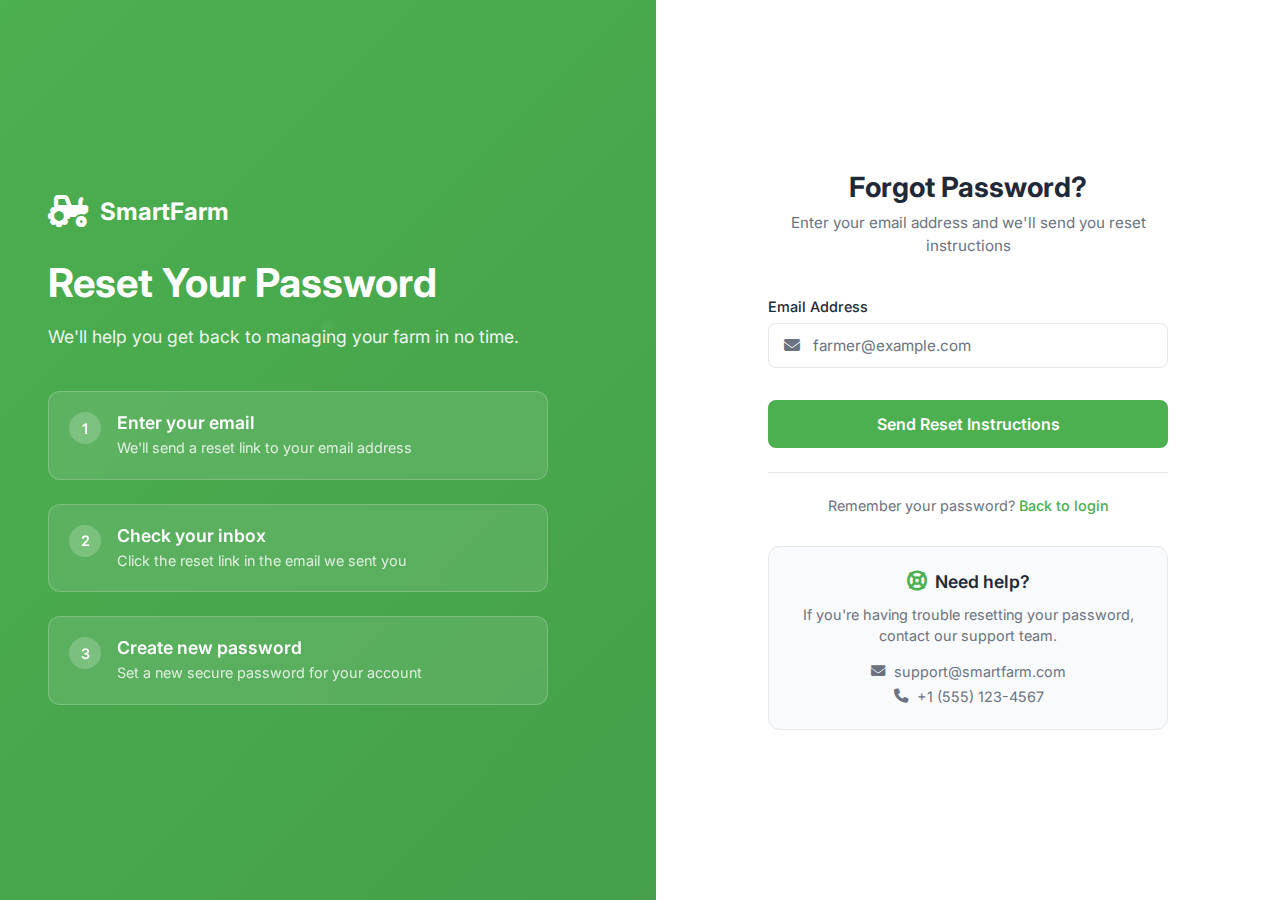
<file: public/forgot-password.html>
<!DOCTYPE html>
<html lang="en">
<head>
    <meta charset="UTF-8">
    <meta name="viewport" content="width=device-width, initial-scale=1.0">
    <title>Forgot Password - Smart Farmer Dashboard</title>
    <link rel="stylesheet" href="/src/css/forgot-password.css">
    <link href="https://fonts.googleapis.com/css2?family=Inter:wght@300;400;500;600;700&display=swap" rel="stylesheet">
    <link rel="stylesheet" href="https://cdnjs.cloudflare.com/ajax/libs/font-awesome/6.4.0/css/all.min.css">
</head>
<body>
    <div class="auth-container">
        <div class="auth-background">
            <div class="background-overlay"></div>
            <div class="background-content">
                <div class="logo">
                    <i class="fas fa-tractor"></i>
                    <span>SmartFarm</span>
                </div>
                <h1>Reset Your Password</h1>
                <p>We'll help you get back to managing your farm in no time.</p>
                <div class="steps">
                    <div class="step">
                        <div class="step-number">1</div>
                        <div class="step-content">
                            <h3>Enter your email</h3>
                            <p>We'll send a reset link to your email address</p>
                        </div>
                    </div>
                    <div class="step">
                        <div class="step-number">2</div>
                        <div class="step-content">
                            <h3>Check your inbox</h3>
                            <p>Click the reset link in the email we sent you</p>
                        </div>
                    </div>
                    <div class="step">
                        <div class="step-number">3</div>
                        <div class="step-content">
                            <h3>Create new password</h3>
                            <p>Set a new secure password for your account</p>
                        </div>
                    </div>
                </div>
            </div>
        </div>

        <div class="auth-form-container">
            <div class="auth-form">
                <div class="form-header">
                    <h2>Forgot Password?</h2>
                    <p>Enter your email address and we'll send you reset instructions</p>
                </div>

                <form id="forgotPasswordForm">
                    <div class="form-group">
                        <label for="email">Email Address</label>
                        <div class="input-group">
                            <i class="fas fa-envelope"></i>
                            <input type="email" id="email" name="email" placeholder="farmer@example.com" required>
                        </div>
                    </div>

                    <button type="submit" class="submit-btn">
                        <span class="btn-text">Send Reset Instructions</span>
                        <div class="btn-loader"></div>
                    </button>

                    <div class="form-footer">
                        <p>Remember your password? <a href="login.html">Back to login</a></p>
                    </div>
                </form>

                <div class="support-info">
                    <div class="support-header">
                        <i class="fas fa-life-ring"></i>
                        <h3>Need help?</h3>
                    </div>
                    <p>If you're having trouble resetting your password, contact our support team.</p>
                    <div class="support-contact">
                        <a href="mailto:support@smartfarm.com">
                            <i class="fas fa-envelope"></i>
                            support@smartfarm.com
                        </a>
                        <a href="tel:+15551234567">
                            <i class="fas fa-phone"></i>
                            +1 (555) 123-4567
                        </a>
                    </div>
                </div>
            </div>
        </div>
    </div>

    <script src="/src/js/forgot-password.js"></script>
    <script src="../src/js/supabase.js"></script>
    <script src="../src/js/utils.js"></script>
    <script src="../src/js/main.js"></script>
</body>
</html>
</file>
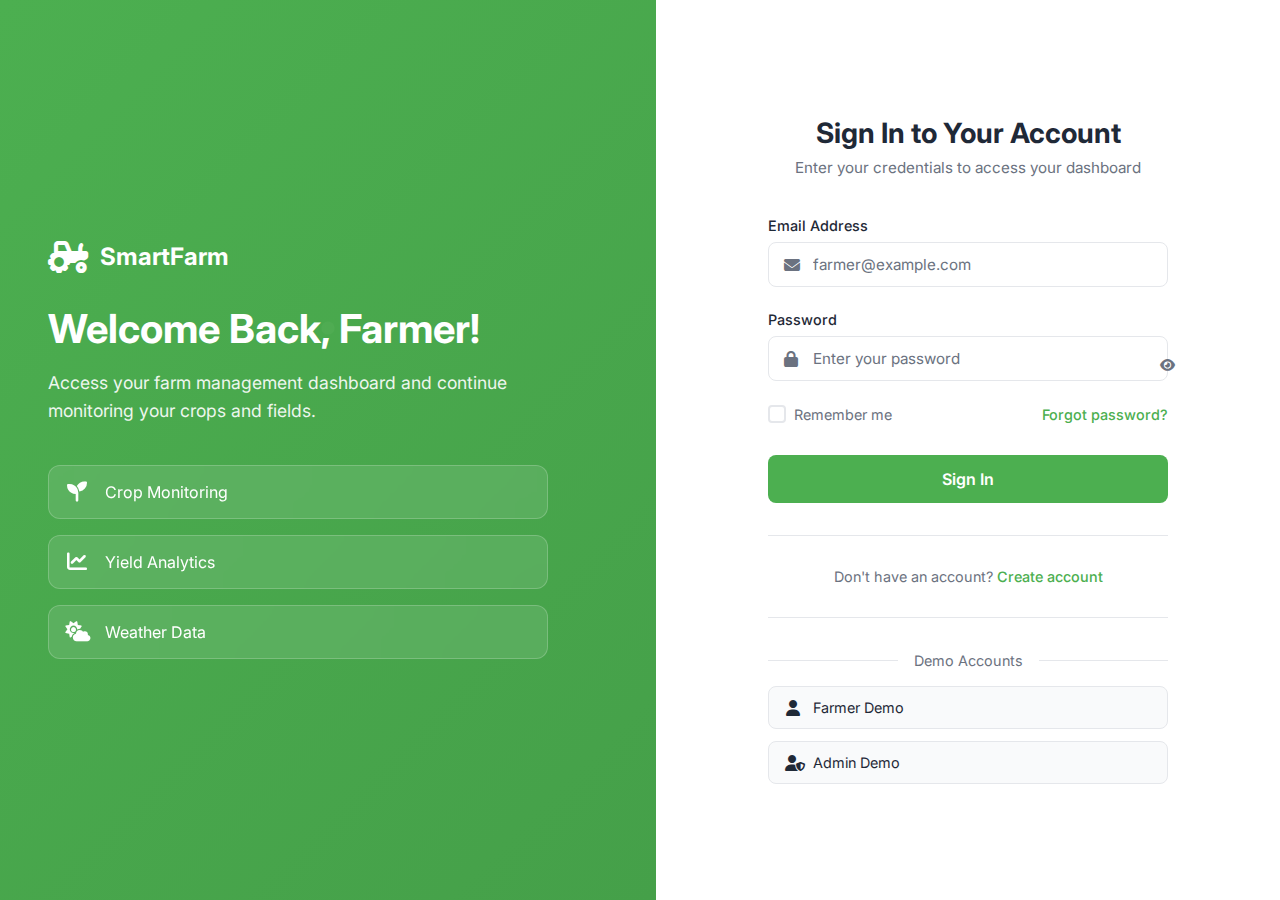
<file: public/login.html>
<!DOCTYPE html>
<html lang="en">
<head>
    <meta charset="UTF-8">
    <meta name="viewport" content="width=device-width, initial-scale=1.0">
    <title>Login - Smart Farmer Dashboard</title>
    <link rel="stylesheet" href="src/css/login.css">
    <link href="https://fonts.googleapis.com/css2?family=Inter:wght@300;400;500;600;700&display=swap" rel="stylesheet">
    <!-- Font Awesome with fallback CDN -->
    <link rel="stylesheet" href="https://cdn.jsdelivr.net/npm/@fortawesome/fontawesome-free@6.4.0/css/all.min.css" 
          onerror="this.onerror=null;this.href='https://use.fontawesome.com/releases/v6.4.0/css/all.css'">
</head>
<body>
    <div class="auth-container">
        <div class="auth-background">
            <div class="background-overlay"></div>
            <div class="background-content">
                <div class="logo">
                    <i class="fas fa-tractor"></i>
                    <span>SmartFarm</span>
                </div>
                <h1>Welcome Back, Farmer!</h1>
                <p>Access your farm management dashboard and continue monitoring your crops and fields.</p>
                <div class="features">
                    <div class="feature">
                        <i class="fas fa-seedling"></i>
                        <span>Crop Monitoring</span>
                    </div>
                    <div class="feature">
                        <i class="fas fa-chart-line"></i>
                        <span>Yield Analytics</span>
                    </div>
                    <div class="feature">
                        <i class="fas fa-cloud-sun"></i>
                        <span>Weather Data</span>
                    </div>
                </div>
            </div>
        </div>

        <div class="auth-form-container">
            <div class="auth-form">
                <div class="form-header">
                    <h2>Sign In to Your Account</h2>
                    <p>Enter your credentials to access your dashboard</p>
                </div>

                <form id="loginForm">
                    <div class="form-group">
                        <label for="email">Email Address</label>
                        <div class="input-group">
                            <i class="fas fa-envelope"></i>
                            <input type="email" id="email" name="email" placeholder="farmer@example.com" required>
                        </div>
                    </div>

                    <div class="form-group">
                        <label for="password">Password</label>
                        <div class="input-group">
                            <i class="fas fa-lock"></i>
                            <input type="password" id="password" name="password" placeholder="Enter your password" required>
                            <button type="button" class="password-toggle" id="passwordToggle" aria-label="Show or hide password">
                                <i class="fas fa-eye"></i>
                            </button>
                        </div>
                    </div>

                    <div class="form-options">
                        <label class="checkbox-container">
                            <input type="checkbox" id="rememberMe">
                            <span class="checkmark"></span>
                            Remember me
                        </label>
                        <a href="forgot-password.html" class="forgot-link">Forgot password?</a>
                    </div>

                    <button type="submit" class="submit-btn">
                        <span class="btn-text">Sign In</span>
                        <div class="btn-loader"></div>
                    </button>

                    <div class="form-footer">
                        <p>Don't have an account? <a href="signup.html">Create account</a></p>
                    </div>
                </form>

                <div class="demo-accounts">
                    <div class="demo-header">
                        <span>Demo Accounts</span>
                    </div>
                    <div class="demo-buttons">
                        <button class="demo-btn" data-email="helehi2643@burangir.com" data-password="12345678">
                            <i class="fas fa-user"></i>
                            Farmer Demo
                        </button>
                        <button class="demo-btn" data-email="admin@demo.com" data-password="admin123">
                            <i class="fas fa-user-shield"></i>
                            Admin Demo
                        </button>
                    </div>
                </div>
            </div>
        </div>
    </div>

    <script src="src/js/api.js"></script>
    <script src="src/js/login.js"></script>
    <script src="src/js/supabase.js"></script>
    <script src="src/js/utils.js"></script>
    <script src="src/js/main.js"></script>
    <script src="src/js/profile-modal.js"></script>
</body>
</html>
</file>
<file: src/css/forgot-password.css>
* {
    margin: 0;
    padding: 0;
    box-sizing: border-box;
    font-family: 'Inter', sans-serif;
}

:root {
    --primary-color: #4CAF50;
    --primary-dark: #45a049;
    --primary-light: #E8F5E8;
    --text-primary: #1F2937;
    --text-secondary: #6B7280;
    --bg-primary: #FFFFFF;
    --bg-secondary: #F9FAFB;
    --border-color: #E5E7EB;
    --error-color: #EF4444;
    --success-color: #10B981;
    --shadow: 0 4px 6px -1px rgba(0, 0, 0, 0.1), 0 2px 4px -1px rgba(0, 0, 0, 0.06);
}

body {
    background-color: var(--bg-secondary);
    color: var(--text-primary);
    min-height: 100vh;
}

.auth-container {
    display: flex;
    min-height: 100vh;
}

/* Background Section */
.auth-background {
    flex: 1;
    background: linear-gradient(135deg, #4CAF50 0%, #45a049 100%);
    color: white;
    padding: 3rem;
    display: flex;
    flex-direction: column;
    justify-content: center;
    position: relative;
    overflow: hidden;
}

.background-overlay {
    position: absolute;
    top: 0;
    left: 0;
    right: 0;
    bottom: 0;
    background: url('data:image/svg+xml,<svg xmlns="http://www.w3.org/2000/svg" viewBox="0 0 100 100"><defs><pattern id="grain" width="100" height="100" patternUnits="userSpaceOnUse"><circle cx="50" cy="50" r="1" fill="white" opacity="0.1"/></pattern></defs><rect width="100" height="100" fill="url(%23grain)"/></svg>');
    opacity: 0.3;
}

.background-content {
    position: relative;
    z-index: 2;
    max-width: 500px;
}

.logo {
    display: flex;
    align-items: center;
    gap: 0.75rem;
    font-size: 1.5rem;
    font-weight: 700;
    margin-bottom: 2rem;
}

.logo i {
    font-size: 2rem;
}

.auth-background h1 {
    font-size: 2.5rem;
    font-weight: 700;
    margin-bottom: 1rem;
    line-height: 1.2;
}

.auth-background p {
    font-size: 1.1rem;
    opacity: 0.9;
    margin-bottom: 2.5rem;
    line-height: 1.6;
}

.steps {
    display: flex;
    flex-direction: column;
    gap: 1.5rem;
}

.step {
    display: flex;
    align-items: flex-start;
    gap: 1rem;
    padding: 1.25rem;
    background: rgba(255, 255, 255, 0.1);
    border-radius: 0.75rem;
    -webkit-backdrop-filter: blur(10px);
    backdrop-filter: blur(10px);
    border: 1px solid rgba(255, 255, 255, 0.2);
}

.step-number {
    width: 2rem;
    height: 2rem;
    border-radius: 50%;
    background: rgba(255, 255, 255, 0.2);
    display: flex;
    align-items: center;
    justify-content: center;
    font-weight: 600;
    font-size: 0.9rem;
    flex-shrink: 0;
}

.step-content h3 {
    font-size: 1.1rem;
    font-weight: 600;
    margin-bottom: 0.25rem;
}

.step-content p {
    font-size: 0.9rem;
    opacity: 0.8;
    margin-bottom: 0;
    line-height: 1.5;
}

/* Form Section */
.auth-form-container {
    flex: 1;
    display: flex;
    align-items: center;
    justify-content: center;
    padding: 2rem;
    background-color: var(--bg-primary);
}

.auth-form {
    width: 100%;
    max-width: 400px;
}

.form-header {
    text-align: center;
    margin-bottom: 2.5rem;
}

.form-header h2 {
    font-size: 1.75rem;
    font-weight: 700;
    color: var(--text-primary);
    margin-bottom: 0.5rem;
}

.form-header p {
    color: var(--text-secondary);
    font-size: 0.95rem;
    line-height: 1.5;
}

/* Form Elements */
.form-group {
    margin-bottom: 2rem;
}

.form-group label {
    display: block;
    margin-bottom: 0.5rem;
    font-weight: 500;
    color: var(--text-primary);
    font-size: 0.9rem;
}

.input-group {
    position: relative;
    display: flex;
    align-items: center;
}

.input-group i {
    position: absolute;
    left: 1rem;
    color: var(--text-secondary);
    z-index: 2;
}

.input-group input {
    width: 100%;
    padding: 0.75rem 1rem 0.75rem 2.75rem;
    border: 1px solid var(--border-color);
    border-radius: 0.5rem;
    font-size: 0.95rem;
    transition: all 0.2s ease;
    background-color: var(--bg-primary);
}

.input-group input:focus {
    outline: none;
    border-color: var(--primary-color);
    box-shadow: 0 0 0 3px rgba(76, 175, 80, 0.1);
}

.input-group input::placeholder {
    color: var(--text-secondary);
}

/* Submit Button */
.submit-btn {
    width: 100%;
    padding: 0.875rem;
    background-color: var(--primary-color);
    color: white;
    border: none;
    border-radius: 0.5rem;
    font-size: 1rem;
    font-weight: 600;
    cursor: pointer;
    transition: all 0.2s ease;
    position: relative;
    overflow: hidden;
    margin-bottom: 1.5rem;
}

.submit-btn:hover {
    background-color: var(--primary-dark);
    transform: translateY(-1px);
    box-shadow: var(--shadow);
}

.submit-btn:active {
    transform: translateY(0);
}

.submit-btn.loading .btn-text {
    opacity: 0;
}

.submit-btn.loading .btn-loader {
    opacity: 1;
}

.btn-loader {
    position: absolute;
    top: 50%;
    left: 50%;
    transform: translate(-50%, -50%);
    width: 1.25rem;
    height: 1.25rem;
    border: 2px solid transparent;
    border-top: 2px solid white;
    border-radius: 50%;
    animation: spin 1s linear infinite;
    opacity: 0;
}

@keyframes spin {
    0% { transform: translate(-50%, -50%) rotate(0deg); }
    100% { transform: translate(-50%, -50%) rotate(360deg); }
}

/* Form Footer */
.form-footer {
    text-align: center;
    padding-top: 1.5rem;
    border-top: 1px solid var(--border-color);
    margin-bottom: 2rem;
}

.form-footer p {
    color: var(--text-secondary);
    font-size: 0.9rem;
}

.form-footer a {
    color: var(--primary-color);
    text-decoration: none;
    font-weight: 500;
}

.form-footer a:hover {
    text-decoration: underline;
}

/* Support Info */
.support-info {
    background-color: var(--bg-secondary);
    border: 1px solid var(--border-color);
    border-radius: 0.75rem;
    padding: 1.5rem;
    text-align: center;
}

.support-header {
    display: flex;
    align-items: center;
    justify-content: center;
    gap: 0.5rem;
    margin-bottom: 0.75rem;
}

.support-header i {
    color: var(--primary-color);
    font-size: 1.25rem;
}

.support-header h3 {
    font-size: 1.1rem;
    font-weight: 600;
    color: var(--text-primary);
}

.support-info p {
    color: var(--text-secondary);
    font-size: 0.9rem;
    margin-bottom: 1rem;
    line-height: 1.5;
}

.support-contact {
    display: flex;
    flex-direction: column;
    gap: 0.5rem;
}

.support-contact a {
    display: flex;
    align-items: center;
    justify-content: center;
    gap: 0.5rem;
    color: var(--text-secondary);
    text-decoration: none;
    font-size: 0.9rem;
    transition: color 0.2s ease;
}

.support-contact a:hover {
    color: var(--primary-color);
}

.support-contact a i {
    width: 16px;
    text-align: center;
}

/* Success Message */
.success-message {
    background-color: rgba(16, 185, 129, 0.1);
    border: 1px solid var(--success-color);
    color: var(--success-color);
    padding: 1rem;
    border-radius: 0.5rem;
    margin-bottom: 1.5rem;
    text-align: center;
    display: none;
}

.success-message.show {
    display: block;
}

.success-message i {
    font-size: 2rem;
    margin-bottom: 0.5rem;
    display: block;
}

/* Error States */
.input-group.error input {
    border-color: var(--error-color);
    box-shadow: 0 0 0 3px rgba(239, 68, 68, 0.1);
}

.error-message {
    color: var(--error-color);
    font-size: 0.8rem;
    margin-top: 0.25rem;
    display: none;
}

.input-group.error + .error-message {
    display: block;
}

/* Responsive Design */
@media (max-width: 1024px) {
    .auth-background {
        display: none;
    }
    
    .auth-form-container {
        padding: 1rem;
    }
}

@media (max-width: 480px) {
    .auth-form {
        max-width: 100%;
    }
    
    .support-contact {
        flex-direction: column;
    }
    
    .step {
        flex-direction: column;
        text-align: center;
    }
    
    .step-number {
        align-self: center;
    }
}
</file>
<file: public/src/css/login.css>
* {
    margin: 0;
    padding: 0;
    box-sizing: border-box;
    font-family: 'Inter', sans-serif;
}

:root {
    --primary-color: #4CAF50;
    --primary-dark: #45a049;
    --primary-light: #E8F5E8;
    --text-primary: #1F2937;
    --text-secondary: #6B7280;
    --bg-primary: #FFFFFF;
    --bg-secondary: #F9FAFB;
    --border-color: #E5E7EB;
    --error-color: #EF4444;
    --success-color: #10B981;
    --shadow: 0 4px 6px -1px rgba(0, 0, 0, 0.1), 0 2px 4px -1px rgba(0, 0, 0, 0.06);
}

body {
    background-color: var(--bg-secondary);
    color: var(--text-primary);
    min-height: 100vh;
}

.auth-container {
    display: flex;
    min-height: 100vh;
}

/* Background Section */
.auth-background {
    flex: 1;
    background: linear-gradient(135deg, #4CAF50 0%, #45a049 100%);
    color: white;
    padding: 3rem;
    display: flex;
    flex-direction: column;
    justify-content: center;
    position: relative;
    overflow: hidden;
}

.background-overlay {
    position: absolute;
    top: 0;
    left: 0;
    right: 0;
    bottom: 0;
    background: url('data:image/svg+xml,<svg xmlns="http://www.w3.org/2000/svg" viewBox="0 0 100 100"><defs><pattern id="grain" width="100" height="100" patternUnits="userSpaceOnUse"><circle cx="50" cy="50" r="1" fill="white" opacity="0.1"/></pattern></defs><rect width="100" height="100" fill="url(%23grain)"/></svg>');
    opacity: 0.3;
}

.background-content {
    position: relative;
    z-index: 2;
    max-width: 500px;
}

.logo {
    display: flex;
    align-items: center;
    gap: 0.75rem;
    font-size: 1.5rem;
    font-weight: 700;
    margin-bottom: 2rem;
}

.logo i {
    font-size: 2rem;
}

.auth-background h1 {
    font-size: 2.5rem;
    font-weight: 700;
    margin-bottom: 1rem;
    line-height: 1.2;
}

.auth-background p {
    font-size: 1.1rem;
    opacity: 0.9;
    margin-bottom: 2.5rem;
    line-height: 1.6;
}

.features {
    display: flex;
    flex-direction: column;
    gap: 1rem;
}

.feature {
    display: flex;
    align-items: center;
    gap: 1rem;
    padding: 1rem;
    background: rgba(255, 255, 255, 0.1);
    border-radius: 0.75rem;
    -webkit-backdrop-filter: blur(10px);
    backdrop-filter: blur(10px);
    border: 1px solid rgba(255, 255, 255, 0.2);
}

.feature i {
    font-size: 1.25rem;
    width: 24px;
    text-align: center;
}

/* Form Section */
.auth-form-container {
    flex: 1;
    display: flex;
    align-items: center;
    justify-content: center;
    padding: 2rem;
    background-color: var(--bg-primary);
}

.auth-form {
    width: 100%;
    max-width: 400px;
}

.form-header {
    text-align: center;
    margin-bottom: 2.5rem;
}

.form-header h2 {
    font-size: 1.75rem;
    font-weight: 700;
    color: var(--text-primary);
    margin-bottom: 0.5rem;
}

.form-header p {
    color: var(--text-secondary);
    font-size: 0.95rem;
}

/* Form Elements */
.form-group {
    margin-bottom: 1.5rem;
}

.form-group label {
    display: block;
    margin-bottom: 0.5rem;
    font-weight: 500;
    color: var(--text-primary);
    font-size: 0.9rem;
}

.input-group {
    position: relative;
    display: flex;
    align-items: center;
}

.input-group i {
    position: absolute;
    left: 1rem;
    color: var(--text-secondary);
    z-index: 2;
}

.input-group input {
    width: 100%;
    padding: 0.75rem 1rem 0.75rem 2.75rem;
    border: 1px solid var(--border-color);
    border-radius: 0.5rem;
    font-size: 0.95rem;
    transition: all 0.2s ease;
    background-color: var(--bg-primary);
}

.input-group input:focus {
    outline: none;
    border-color: var(--primary-color);
    box-shadow: 0 0 0 3px rgba(76, 175, 80, 0.1);
}

.input-group input::placeholder {
    color: var(--text-secondary);
}

.password-toggle {
    position: absolute;
    right: 1rem;
    background: none;
    border: none;
    color: var(--text-secondary);
    cursor: pointer;
    padding: 0.25rem;
    border-radius: 0.25rem;
    transition: color 0.2s ease;
}

.password-toggle:hover {
    color: var(--primary-color);
}

/* Form Options */
.form-options {
    display: flex;
    justify-content: space-between;
    align-items: center;
    margin-bottom: 2rem;
}

.checkbox-container {
    display: flex;
    align-items: center;
    cursor: pointer;
    font-size: 0.9rem;
    color: var(--text-secondary);
}

.checkbox-container input {
    display: none;
}

.checkmark {
    width: 1.125rem;
    height: 1.125rem;
    border: 2px solid var(--border-color);
    border-radius: 0.25rem;
    margin-right: 0.5rem;
    position: relative;
    transition: all 0.2s ease;
}

.checkbox-container input:checked + .checkmark {
    background-color: var(--primary-color);
    border-color: var(--primary-color);
}

.checkbox-container input:checked + .checkmark::after {
    content: '✓';
    position: absolute;
    color: white;
    font-size: 0.75rem;
    top: 50%;
    left: 50%;
    transform: translate(-50%, -50%);
}

.forgot-link {
    color: var(--primary-color);
    text-decoration: none;
    font-size: 0.9rem;
    font-weight: 500;
    transition: color 0.2s ease;
}

.forgot-link:hover {
    color: var(--primary-dark);
}

/* Submit Button */
.submit-btn {
    width: 100%;
    padding: 0.875rem;
    background-color: var(--primary-color);
    color: white;
    border: none;
    border-radius: 0.5rem;
    font-size: 1rem;
    font-weight: 600;
    cursor: pointer;
    transition: all 0.2s ease;
    position: relative;
    overflow: hidden;
}

.submit-btn:hover {
    background-color: var(--primary-dark);
    transform: translateY(-1px);
    box-shadow: var(--shadow);
}

.submit-btn:active {
    transform: translateY(0);
}

.submit-btn.loading .btn-text {
    opacity: 0;
}

.submit-btn.loading .btn-loader {
    opacity: 1;
}

.btn-loader {
    position: absolute;
    top: 50%;
    left: 50%;
    transform: translate(-50%, -50%);
    width: 1.25rem;
    height: 1.25rem;
    border: 2px solid transparent;
    border-top: 2px solid white;
    border-radius: 50%;
    animation: spin 1s linear infinite;
    opacity: 0;
}

@keyframes spin {
    0% { transform: translate(-50%, -50%) rotate(0deg); }
    100% { transform: translate(-50%, -50%) rotate(360deg); }
}

/* Form Footer */
.form-footer {
    text-align: center;
    margin-top: 2rem;
    padding-top: 2rem;
    border-top: 1px solid var(--border-color);
}

.form-footer p {
    color: var(--text-secondary);
    font-size: 0.9rem;
}

.form-footer a {
    color: var(--primary-color);
    text-decoration: none;
    font-weight: 500;
}

.form-footer a:hover {
    text-decoration: underline;
}

/* Demo Accounts */
.demo-accounts {
    margin-top: 2rem;
    padding-top: 2rem;
    border-top: 1px solid var(--border-color);
}

.demo-header {
    text-align: center;
    margin-bottom: 1rem;
    position: relative;
}

.demo-header span {
    background-color: var(--bg-primary);
    padding: 0 1rem;
    color: var(--text-secondary);
    font-size: 0.9rem;
    position: relative;
    z-index: 2;
}

.demo-header::before {
    content: '';
    position: absolute;
    top: 50%;
    left: 0;
    right: 0;
    height: 1px;
    background-color: var(--border-color);
    z-index: 1;
}

.demo-buttons {
    display: flex;
    flex-direction: column;
    gap: 0.75rem;
}

.demo-btn {
    padding: 0.75rem 1rem;
    background-color: var(--bg-secondary);
    border: 1px solid var(--border-color);
    border-radius: 0.5rem;
    color: var(--text-primary);
    font-size: 0.9rem;
    cursor: pointer;
    transition: all 0.2s ease;
    display: flex;
    align-items: center;
    gap: 0.75rem;
}

.demo-btn:hover {
    background-color: var(--primary-light);
    border-color: var(--primary-color);
    color: var(--primary-color);
}

.demo-btn i {
    font-size: 1rem;
    width: 16px;
    text-align: center;
}

/* Error States */
.input-group.error input {
    border-color: var(--error-color);
    box-shadow: 0 0 0 3px rgba(239, 68, 68, 0.1);
}

.error-message {
    color: var(--error-color);
    font-size: 0.8rem;
    margin-top: 0.25rem;
    display: none;
}

.input-group.error + .error-message {
    display: block;
}

/* Success States */
.success-message {
    background-color: rgba(16, 185, 129, 0.1);
    border: 1px solid var(--success-color);
    color: var(--success-color);
    padding: 1rem;
    border-radius: 0.5rem;
    margin-bottom: 1.5rem;
    display: none;
}

.success-message.show {
    display: block;
}

/* Responsive Design */
@media (max-width: 1024px) {
    .auth-background {
        display: none;
    }
    
    .auth-form-container {
        padding: 1rem;
    }
}

@media (max-width: 480px) {
    .auth-form {
        max-width: 100%;
    }
    
    .form-options {
        flex-direction: column;
        align-items: flex-start;
        gap: 1rem;
    }
    
    .demo-buttons {
        flex-direction: column;
    }
}
</file>
